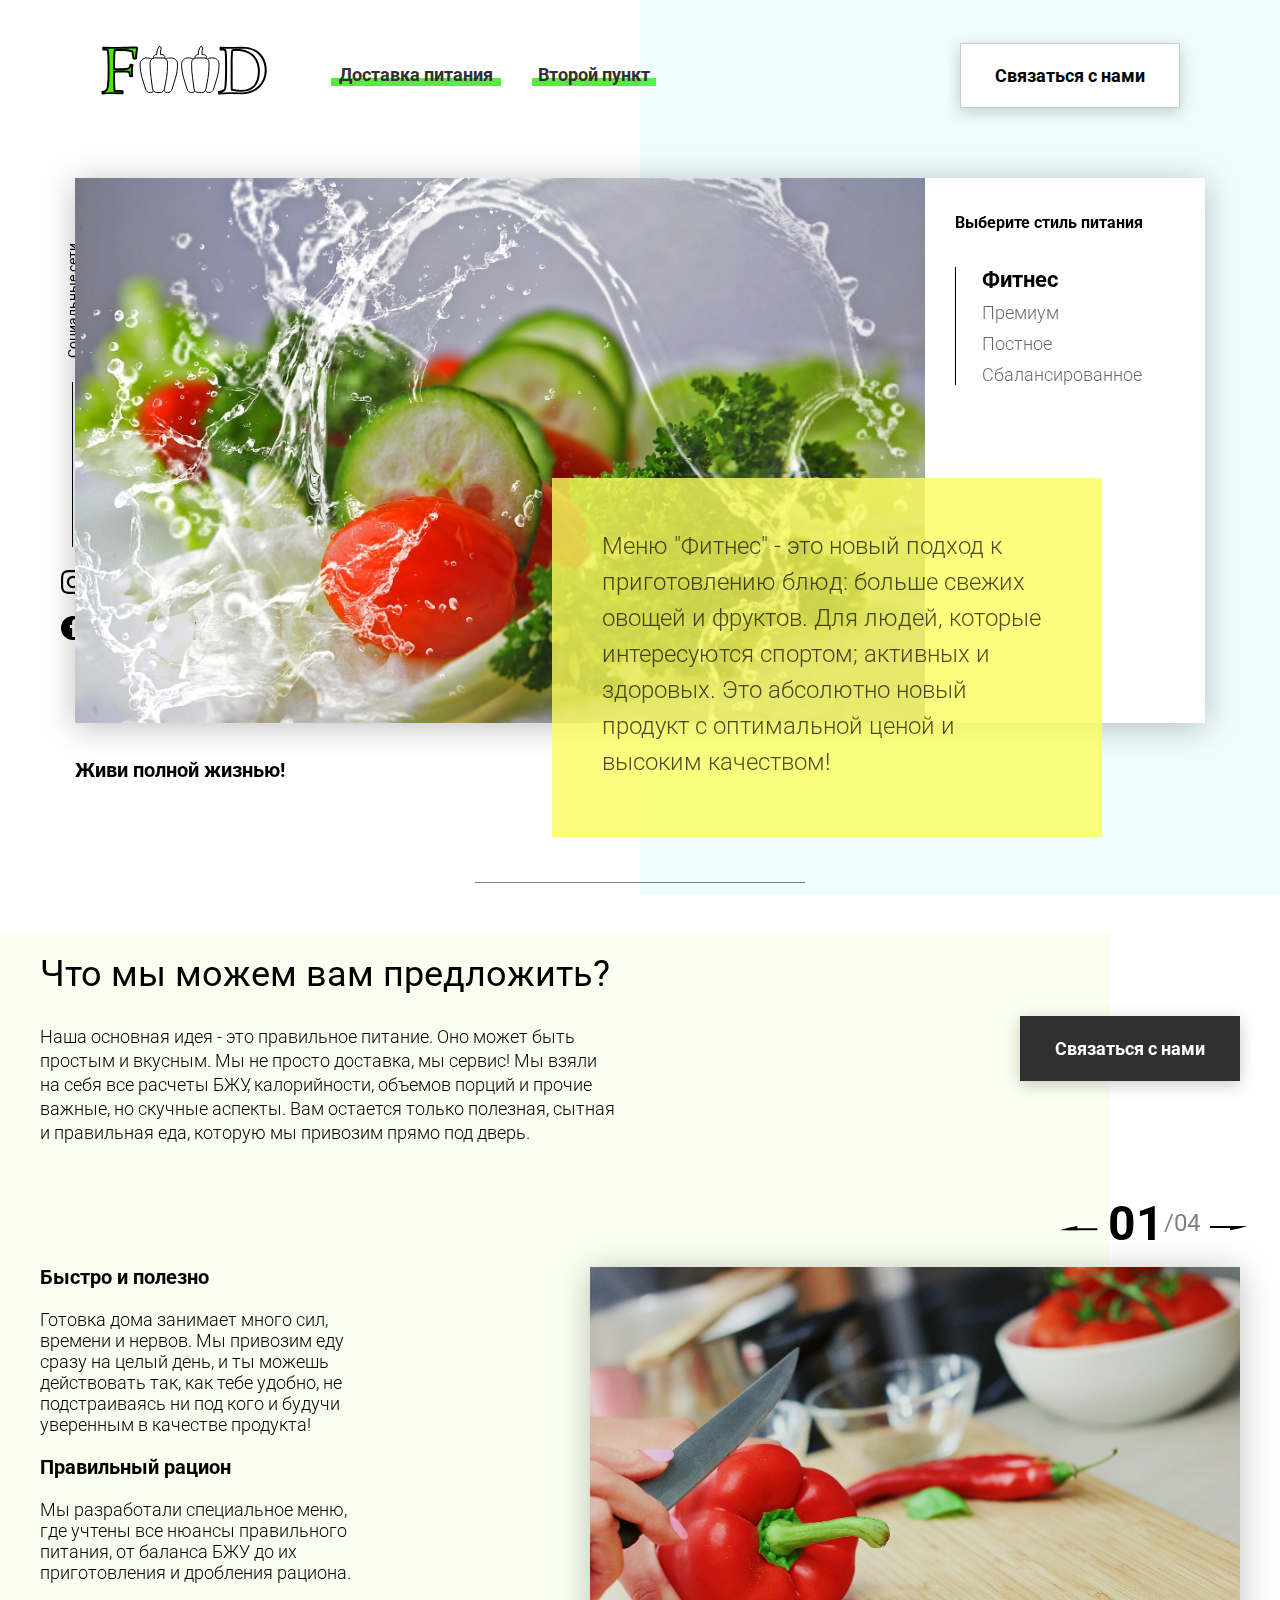
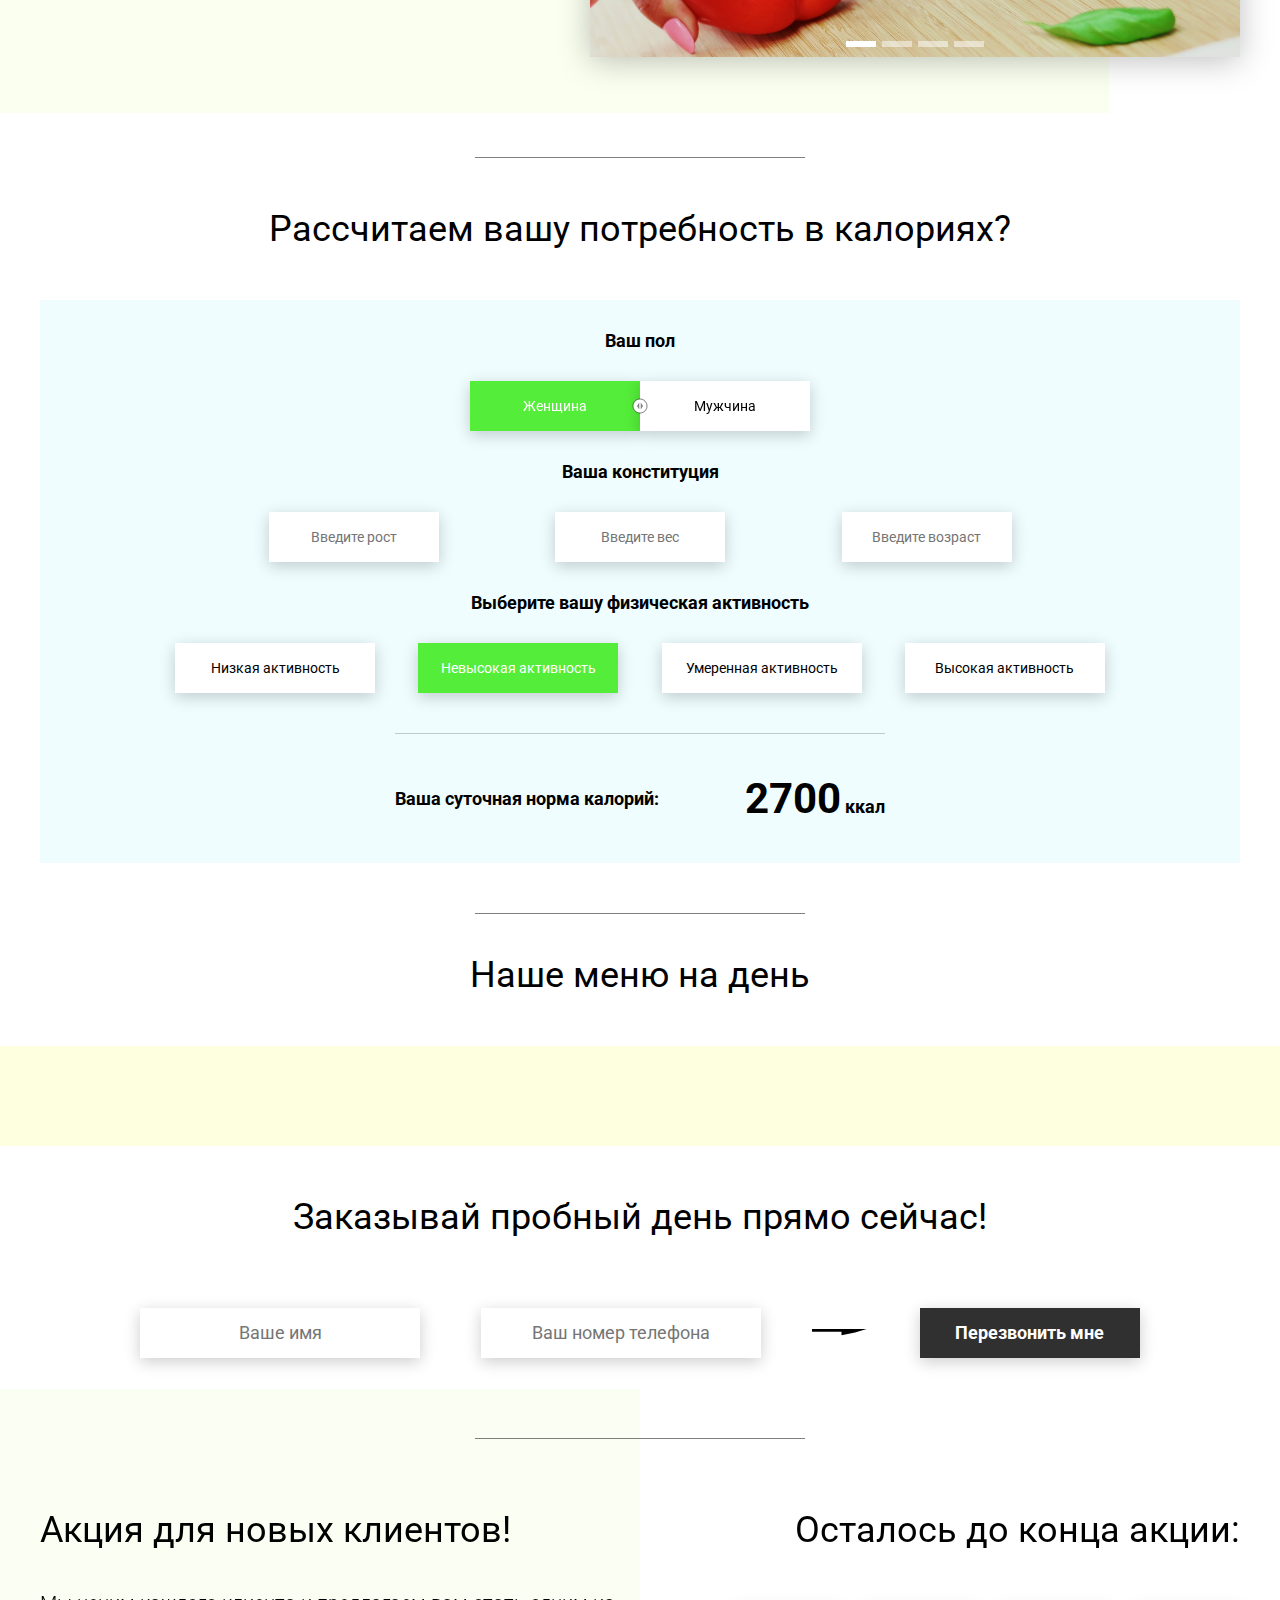
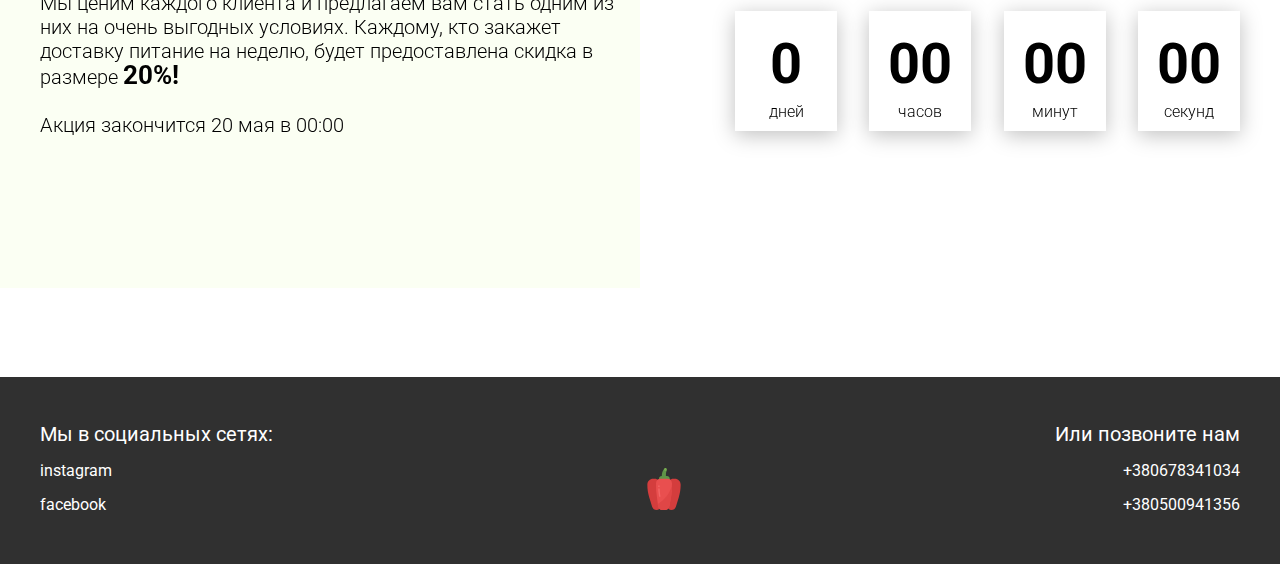
<file: foodSite/index.html>
<!DOCTYPE html>
<html lang="en">

<head>
    <meta charset="UTF-8">
    <meta name="viewport" content="width=device-width, initial-scale=1.0">
    <title>Food</title>
    <link rel="stylesheet" href="cssLiveServer/style.min.css">
</head>

<body>
    <header class="header">
        <div class="header__left-block">
            <div class="header__logo">
                <img src="icons/logo.svg" alt="Логотип">
            </div>
            <nav class="header__links">
                <a href="#" class="header__link">Доставка питания</a>
                <a href="#" class="header__link">Второй пункт</a>
            </nav>
        </div>
        <div class="header__right-block">
            <button data-modal="open" class="btn btn_white">Связаться с нами</button>
        </div>
    </header>
    <div class="sidepanel">
        <div class="sidepanel__text"><span>Социальные сети</span></div>
        <div class="sidepanel__divider"></div>
        <a href="#" class="sidepanel__icon">
            <img src="icons/instagram.svg" alt="instagram">
        </a>
        <a href="#" class="sidepanel__icon">
            <img src="icons/facebook.svg" alt="facebook">
        </a>
    </div>

    <div class="preview">
        <div class="bgc_blue"></div>
        <div class="container">
            <div class="tabcontainer">
                <div class="tabcontent">
                    <img src="img/tabs/vegy.jpg" alt="vegy">
                    <div class="tabcontent__descr">
                        Меню "Фитнес" - это новый подход к приготовлению блюд: больше свежих овощей и фруктов. Для людей, которые интересуются спортом; активных и здоровых. Это абсолютно новый продукт с оптимальной ценой и высоким качеством!
                    </div>
                </div>
                <div class="tabcontent ">
                    <img src="img/tabs/elite.jpg" alt="elite">
                    <div class="tabcontent__descr">
                        Меню “Премиум” - мы используем не только красивый дизайн упаковки, но и качественное исполнение блюд. Красная рыба, морепродукты, фрукты - ресторанное меню без похода в ресторан!
                    </div>
                </div>
                <div class="tabcontent">
                    <img src="img/tabs/post.jpg" alt="post">
                    <div class="tabcontent__descr">
                        Наше специальное “Постное меню” - это тщательный подбор ингредиентов: полное отсутствие продуктов животного происхождения. Полная гармония с собой и природой в каждом элементе! Все будет Ом!
                    </div>
                </div>
                <div class="tabcontent ">
                    <img src="img/tabs/vegy.jpg" alt="vegy">
                    <div class="tabcontent__descr">
                        Меню "Сбалансированное" - это соответствие вашего рациона всем научным рекомендациям. Мы тщательно просчитываем вашу потребность в к/б/ж/у и создаем лучшие блюда для вас.
                    </div>
                </div>
                <div class="tabheader">
                    <h3>Выберите стиль питания</h3>
                    <div class="tabheader__items">
                        <div class="tabheader__item tabheader__item_active">Фитнес</div>
                        <div class="tabheader__item">Премиум</div>
                        <div class="tabheader__item">Постное</div>
                        <div class="tabheader__item">Сбалансированное</div>
                    </div>
                </div>
            </div>
            <div class="preview__life">Живи полной жизнью!</div>
        </div>
    </div>

    <div class="divider"></div>

    <div class="offer">
        <div class="bgc_y"></div>
        <div class="container">
            <div class="offer__text">
                <h2 class="title">Что мы можем вам предложить?</h2>
                <div class="offer__descr">
                    Наша основная идея - это правильное питание. Оно может быть простым и вкусным. Мы не просто доставка, мы сервис! Мы взяли на себя все расчеты БЖУ, калорийности, объемов порций и прочие важные, но скучные аспекты. Вам остается только полезная, сытная и
                    правильная еда, которую мы привозим прямо под дверь.
                </div>
            </div>
            <div class="offer__action">
                <button data-modal="open" class="btn btn_dark">Связаться с нами</button>
            </div>
        </div>
        <div class="container">
            <div class="offer__advantages">
                <h2>Быстро и полезно</h2>
                <div class="offer__advantages-text">
                    Готовка дома занимает много сил, времени и нервов. Мы привозим еду сразу на целый день, и ты можешь действовать так, как тебе удобно, не подстраиваясь ни под кого и будучи уверенным в качестве продукта!
                </div>
                <h2>Правильный рацион</h2>
                <div class="offer__advantages-text">
                    Мы разработали специальное меню, где учтены все нюансы правильного питания, от баланса БЖУ до их приготовления и дробления рациона.
                </div>
            </div>
            <div class="offer__slider">
                <div class="offer__slider-counter">
                    <div class="offer__slider-prev">
                        <img src="icons/left.svg" alt="prev">
                    </div>
                    <span id="current">03</span> /
                    <span id="total">04</span>
                    <div class="offer__slider-next">
                        <img src="icons/right.svg" alt="next">
                    </div>
                </div>
                <div class="offer__slider-wrapper">

                    <div class="offer__slider-inner">
                        <div class="offer__slide">
                            <img src="img/slider/pepper.jpg" alt="pepper">
                        </div>
                        <div class="offer__slide">

                            <img src="img/slider/food-12.jpg" alt="food">
                        </div>
                        <div class="offer__slide">
                            <img src="img/slider/olive-oil.jpg" alt="oil">
                        </div>
                        <div class="offer__slide">
                            <img src="img/slider/paprika.jpg" alt="paprika">

                        </div>



                    </div>


                </div>
            </div>
        </div>
    </div>

    <div class="divider"></div>

    <div class="calculating">
        <div class="container">
            <h2 class="title">Рассчитаем вашу потребность в калориях?
            </h2>
            <div class="calculating__field">
                <div class="calculating__subtitle">
                    Ваш пол
                </div>
                <div class="calculating__choose" id="gender">
                    <div class="calculating__choose-item calculating__choose-item_active">Женщина</div>
                    <div class="calculating__choose-item">Мужчина</div>
                </div>

                <div class="calculating__subtitle">
                    Ваша конституция
                </div>
                <div class="calculating__choose calculating__choose_medium">
                    <input type="text" id="height" placeholder="Введите рост" class="calculating__choose-item">
                    <input type="text" id="weight" placeholder="Введите вес" class="calculating__choose-item">
                    <input type="text" id="age" placeholder="Введите возраст" class="calculating__choose-item">
                </div>

                <div class="calculating__subtitle">
                    Выберите вашу физическая активность
                </div>
                <div class="calculating__choose calculating__choose_big">
                    <div id="low" class="calculating__choose-item">Низкая активность </div>
                    <div id="small" class="calculating__choose-item calculating__choose-item_active">Невысокая активность</div>
                    <div id="medium" class="calculating__choose-item">Умеренная активность</div>
                    <div id="high" class="calculating__choose-item">Высокая активность</div>
                </div>

                <div class="calculating__divider"></div>

                <div class="calculating__total">
                    <div class="calculating__subtitle">
                        Ваша суточная норма калорий:
                    </div>
                    <div class="calculating__result">
                        <span>2700</span> ккал
                    </div>
                </div>
            </div>
        </div>
    </div>

    <div class="divider"></div>

    <div class="menu">
        <h2 class="title">Наше меню на день</h2>

        <div class="menu__field">
            <div class="container">
                <!-- <div class="menu__item">
                    <img src="img/tabs/vegy.jpg" alt="vegy">
                    <h3 class="menu__item-subtitle">Меню "Фитнес"</h3>
                    <div class="menu__item-descr">Меню "Фитнес" - это новый подход к приготовлению блюд: больше свежих овощей и фруктов. Продукт активных и здоровых людей. Это абсолютно новый продукт с оптимальной ценой и высоким качеством!</div>
                    <div class="menu__item-divider"></div>
                    <div class="menu__item-price">
                        <div class="menu__item-cost">Цена:</div>
                        <div class="menu__item-total"><span>229</span> грн/день</div>
                    </div>
                </div> -->
                <!-- <div class="menu__item">
                    <img src="img/tabs/elite.jpg" alt="elite">
                    <h3 class="menu__item-subtitle">Меню “Премиум”</h3>
                    <div class="menu__item-descr">В меню “Премиум” мы используем не только красивый дизайн упаковки, но и качественное исполнение блюд. Красная рыба, морепродукты, фрукты - ресторанное меню без похода в ресторан!</div>
                    <div class="menu__item-divider"></div>
                    <div class="menu__item-price">
                        <div class="menu__item-cost">Цена:</div>
                        <div class="menu__item-total"><span>550</span> грн/день</div>
                    </div>
                </div> -->
                <!-- <div class="menu__item">
                    <img src="img/tabs/post.jpg" alt="post">
                    <h3 class="menu__item-subtitle">Меню "Постное"</h3>
                    <div class="menu__item-descr">Меню “Постное” - это тщательный подбор ингредиентов: полное отсутствие продуктов животного происхождения, молоко из миндаля, овса, кокоса или гречки, правильное количество белков за счет тофу и импортных вегетарианских стейков. </div>
                    <div class="menu__item-divider"></div>
                    <div class="menu__item-price">
                        <div class="menu__item-cost">Цена:</div>
                        <div class="menu__item-total"><span>430</span> грн/день</div>
                    </div> -->
            </div>
        </div>
    </div>
    </div>

    <div class="order">
        <div class="container">
            <div class="title">Заказывай пробный день прямо сейчас!</div>
            <form action="#" class="order__form">
                <input required placeholder="Ваше имя" name="name" type="text" class="order__input">
                <input required placeholder="Ваш номер телефона" name="phone" type="phone" class="order__input">
                <img src="icons/right.svg" alt="right">
                <button class="btn btn_dark btn_min">Перезвонить мне</button>
            </form>
        </div>
    </div>

    <div class="divider"></div>

    <div class="promotion">
        <div class="bgc_y"></div>
        <div class="container">
            <div class="promotion__text">
                <div class="title">Акция для новых клиентов!</div>
                <div class="promotion__descr">
                    Мы ценим каждого клиента и предлагаем вам стать одним из них на очень выгодных условиях. Каждому, кто закажет доставку питание на неделю, будет предоставлена скидка в размере <span>20%!</span>
                    <br><br> Акция закончится 20 мая в 00:00
                </div>
            </div>
            <div class="promotion__timer">
                <div class="title">Осталось до конца акции:</div>
                <div class="timer">
                    <div class="timer__block">
                        <span id="days">12</span> дней
                    </div>
                    <div class="timer__block">
                        <span id="hours">20</span> часов
                    </div>
                    <div class="timer__block">
                        <span id="minutes">56</span> минут
                    </div>
                    <div class="timer__block">
                        <span id="seconds">20</span> секунд
                    </div>
                </div>
            </div>
        </div>
    </div>

    <footer class="footer">
        <div class="container">
            <div class="social">
                <div class="subtitle">Мы в социальных сетях:</div>
                <a href="#" class="link">instagram</a>
                <a href="#" class="link">facebook</a>
            </div>
            <div class="pepper">
                <img src="icons/veg.svg" alt="pepper">
            </div>
            <div class="call">
                <div class="subtitle">Или позвоните нам</div>
                <a href="#" class="link">+380678341034</a>
                <a href="#" class="link">+380500941356</a>
            </div>
        </div>
    </footer>

    <div data-modal="bg" class="modal">
        <div class="modal__dialog">
            <div class="modal__content">
                <form action="#">
                    <div class="modal__close">&times;</div>
                    <div class="modal__title">Мы свяжемся с вами как можно быстрее!</div>
                    <input required placeholder="Ваше имя" name="name" type="text" class="modal__input">
                    <input required placeholder="Ваш номер телефона" name="phone" type="phone" class="modal__input">
                    <button class="btn btn_dark btn_min">Перезвонить мне</button>
                </form>
            </div>
        </div>
    </div>
    <script src="js/main.js"></script>
</body>

</html>
</file>
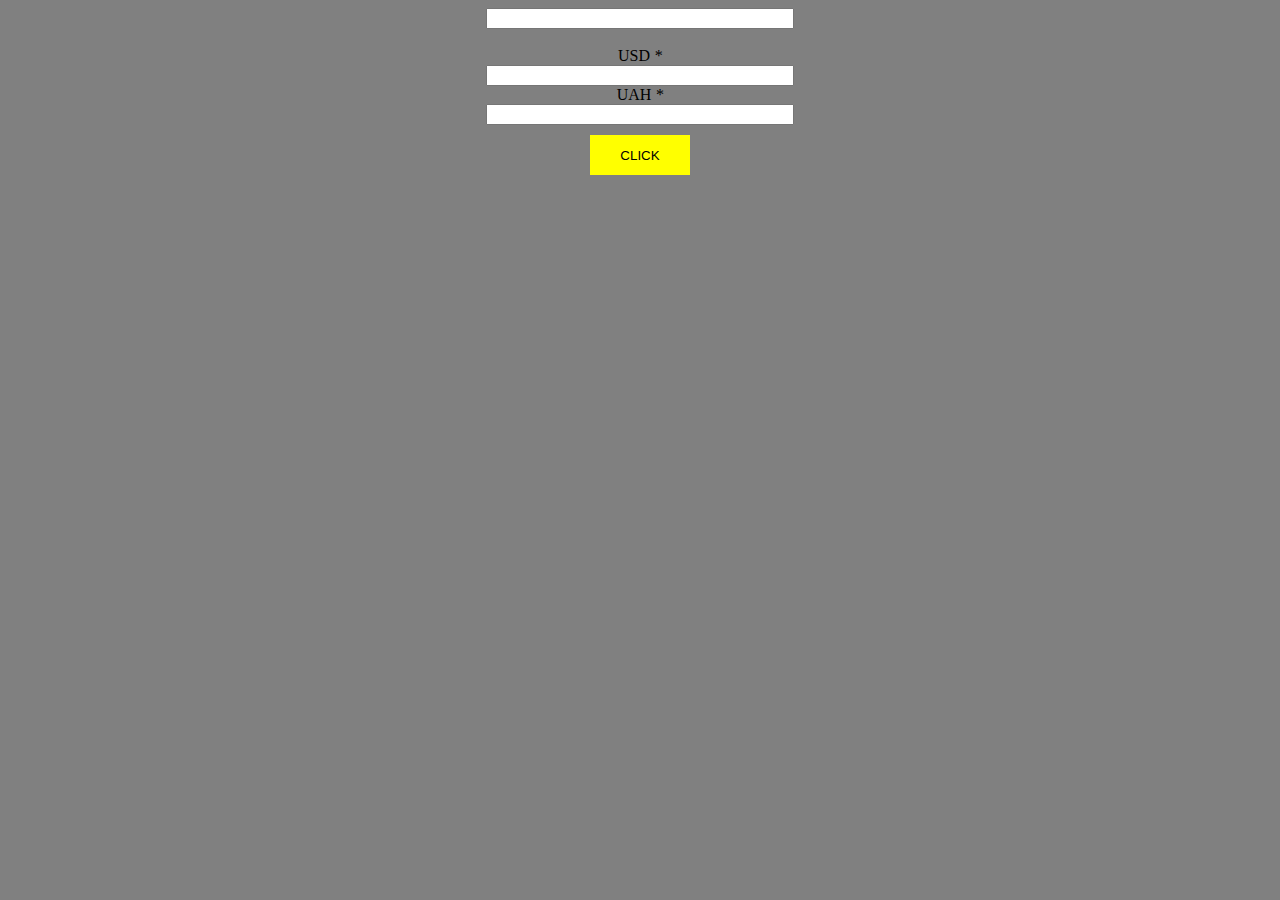
<file: testZone/index.html>
<!DOCTYPE html>
<html lang="ru">

<head>
    <meta charset="utf-8">
    <meta http-equiv="X-UA-Compatible" content="IE=edge">
    <title>Java Script</title>
    <link rel="stylesheet" href="style.css">
</head>

<body>
    <div class="container">

        <form action="">
            <input class="in" type="text"> <br>

            <label for="usd">USD <em>*</em></label>
            <input id="usd" class="out-usd" type="text">

            <label for="uah">UAH <em>*</em></label>
            <input id="uah" type="text">

            <button class="btn">CLICK</button>
        </form>



    </div>

    <script src="js/script.js"></script>
    <!-- <script src="js/Task.js"></script> -->
</body>

</html>
</file>
<file: testZone/style.css>
body {
    background-color: gray;
}

.container {
    width: 1140px;
    margin: 0 auto;
    display: flex;
    flex-direction: column;
}

input {
    width: 300px;
}

form {
    margin: 0 auto;
    display: flex;
    flex-direction: column;
    align-items: center;
    /* justify-content: center; */
}

.box {
    position: absolute;
    width: 100px;
    height: 100px;
    background-color: blue;
}

.wrapper {
    position: relative;
    width: 400px;
    height: 400px;
    border: 3px solid red;
}

button {
    margin-bottom: 10px;
    margin-top: 10px;
    width: 100px;
    height: 40px;
    background-color: yellow;
    border: none;
}
</file>
<file: foodSite/cssLiveServer/style.min.css>
@import"https://fonts.googleapis.com/css?family=Roboto:300,400,700&display=swap&subset=cyrillic-ext";*{-webkit-box-sizing:border-box;box-sizing:border-box;margin:0;padding:0;font-family:"Roboto",sans-serif}a{text-decoration:none}.btn{width:220px;height:65px;display:-webkit-box;display:-ms-flexbox;display:flex;-webkit-box-pack:center;-ms-flex-pack:center;justify-content:center;-webkit-box-align:center;-ms-flex-align:center;align-items:center;background-color:#fff;font-size:18px;font-weight:bold;border:1px solid rgba(0,0,0,.2);-webkit-box-shadow:0px 4px 15px rgba(0,0,0,.2);box-shadow:0px 4px 15px rgba(0,0,0,.2);cursor:pointer;-webkit-transition:.3s all;transition:.3s all;outline:none}.btn_white{background-color:#fff}.btn_dark{background-color:#303030;color:#fff;border:none}.btn_min{height:50px}.btn:hover{-webkit-box-shadow:0px 4px 30px rgba(0,0,0,.3);box-shadow:0px 4px 30px rgba(0,0,0,.3)}.container{max-width:1200px;margin:0 auto}.divider{width:330px;height:1px;margin:0 auto;background-color:rgba(0,0,0,.5)}.title{font-size:36px;font-weight:400}.hide{display:none}.show{display:block}.showTab{-webkit-animation-name:opacity;animation-name:opacity;-webkit-animation-duration:2s;animation-duration:2s}@-webkit-keyframes opacity{from{opacity:0}to{opacity:1}}@keyframes opacity{from{opacity:0}to{opacity:1}}.header{display:-webkit-box;display:-ms-flexbox;display:flex;-webkit-box-pack:justify;-ms-flex-pack:justify;justify-content:space-between;-webkit-box-align:center;-ms-flex-align:center;align-items:center;height:150px;padding:0 100px}.header__left-block{display:-webkit-box;display:-ms-flexbox;display:flex;-webkit-box-pack:justify;-ms-flex-pack:justify;justify-content:space-between;min-width:550px}.header__logo{max-width:170px}.header__logo img{width:100%}.header__links{display:-webkit-box;display:-ms-flexbox;display:flex;-webkit-box-align:center;-ms-flex-align:center;align-items:center}.header__link{position:relative;margin-right:45px;font-weight:bold;font-size:18px;color:#303030}.header__link:after{content:"";position:absolute;display:block;width:110%;left:-5%;bottom:-1px;z-index:-1;height:8px;background:#54ed39}.header__link:last-child{margin-right:0}.sidepanel{position:fixed;left:60px;top:240px;height:400px;width:25px;display:-webkit-box;display:-ms-flexbox;display:flex;-webkit-box-orient:vertical;-webkit-box-direction:normal;-ms-flex-direction:column;flex-direction:column;-webkit-box-pack:justify;-ms-flex-pack:justify;justify-content:space-between;-webkit-box-align:center;-ms-flex-align:center;align-items:center}.sidepanel__text{width:120px;height:120px;font-size:14px}.sidepanel__text span{display:-webkit-box;display:-ms-flexbox;display:flex;-webkit-transform:rotate(-90deg) translateX(-50px);transform:rotate(-90deg) translateX(-50px)}.sidepanel__divider{width:1px;height:165px;background-color:#000}.sidepanel__icon{width:24px;height:24px}.sidepanel__icon img{width:100%}.preview{padding:28px 0 100px 0;position:relative}.preview__life{font-weight:bold;font-size:20px;margin-left:35px;margin-top:35px}.bgc_blue{position:absolute;right:0;top:-155px;width:50vw;height:900px;background:rgba(146,242,255,.15);z-index:-1}.tabcontainer{display:-webkit-box;display:-ms-flexbox;display:flex;width:1130px;margin:0 auto;-webkit-box-shadow:0px 4px 30px rgba(0,0,0,.25);box-shadow:0px 4px 30px rgba(0,0,0,.25)}.tabcontent{width:850px;position:relative}.tabcontent img{width:100%;height:100%;-o-object-fit:cover;object-fit:cover}.tabcontent__descr{position:absolute;top:300px;right:-177px;width:550px;height:359px;background:rgba(251,254,93,.8);padding:50px;font-size:24px;font-weight:300;line-height:36px;color:rgba(0,0,0,.7)}.tabheader{width:280px;padding:35px 30px;background-color:#fff}.tabheader h3{font-weight:bold;font-size:16px}.tabheader__items{margin-top:35px;padding-left:26px;border-left:1px solid #000}.tabheader__item{font-weight:bold;font-size:18px;font-weight:300;margin-top:10px;color:rgba(0,0,0,.6);cursor:pointer;-webkit-transition:.3s all;transition:.3s all}.tabheader__item_active{color:#000;font-size:22px;font-weight:700}.offer{padding:70px 0 100px 0;position:relative}.offer .container{display:-webkit-box;display:-ms-flexbox;display:flex;-webkit-box-pack:justify;-ms-flex-pack:justify;justify-content:space-between}.offer .bgc_y{position:absolute;width:1109px;height:780px;background:rgba(243,255,222,.45);z-index:-1;top:50px}.offer__text{width:580px}.offer__descr{font-size:18px;margin-top:30px;font-weight:300;line-height:24px}.offer__action{display:-webkit-box;display:-ms-flexbox;display:flex;-webkit-box-align:center;-ms-flex-align:center;align-items:center;-webkit-box-pack:end;-ms-flex-pack:end;justify-content:flex-end}.offer__advantages{width:330px;margin-top:50px}.offer__advantages h2{font-weight:bold;font-size:20px;margin-top:20px}.offer__advantages h2:first-child{margin-top:70px}.offer__advantages-text{margin-top:20px;font-size:18px;font-weight:300;line-height:21px}.offer__slider{width:650px;margin-top:50px;display:-webkit-box;display:-ms-flexbox;display:flex;-webkit-box-orient:vertical;-webkit-box-direction:normal;-ms-flex-direction:column;flex-direction:column;-webkit-box-align:end;-ms-flex-align:end;align-items:flex-end}.offer__slider-counter{display:-webkit-box;display:-ms-flexbox;display:flex;width:180px;-webkit-box-align:center;-ms-flex-align:center;align-items:center;font-size:24px;color:rgba(0,0,0,.5)}.offer__slider-wrapper{width:100%;margin-top:15px;-webkit-box-shadow:0px 4px 30px rgba(0,0,0,.25);box-shadow:0px 4px 30px rgba(0,0,0,.25)}.offer__slider-prev{margin-right:10px;cursor:pointer}.offer__slider-next{margin-left:10px;cursor:pointer}.offer__slider #current{font-size:48px;font-weight:bold;color:#000}.offer__slide{width:100%;height:390px}.offer__slide img{width:100%;height:100%;-o-object-fit:cover;object-fit:cover}.carousel-indicators{position:absolute;right:0;bottom:0;left:0;z-index:15;display:-webkit-box;display:-ms-flexbox;display:flex;-webkit-box-pack:center;-ms-flex-pack:center;justify-content:center;margin-right:15%;margin-left:15%;list-style:none}.dot{-webkit-box-sizing:content-box;box-sizing:content-box;-webkit-box-flex:0;-ms-flex:0 1 auto;flex:0 1 auto;width:30px;height:6px;margin-right:3px;margin-left:3px;cursor:pointer;background-color:#fff;background-clip:padding-box;border-top:10px solid rgba(0,0,0,0);border-bottom:10px solid rgba(0,0,0,0);opacity:.5;-webkit-transition:opacity .6s ease;transition:opacity .6s ease}.calculating{padding:50px 0}.calculating .title{text-align:center}.calculating__field{width:100%;margin-top:50px;background:rgba(146,242,255,.15);padding:30px 0 40px 0}.calculating__subtitle{text-align:center;font-size:18px;font-weight:bold;margin-top:30px}.calculating__subtitle:first-child{margin-top:0}.calculating #gender:after{content:"";position:absolute;top:50%;-webkit-transform:translateY(-50%);transform:translateY(-50%);display:block;width:16px;height:16px;background:url("../icons/switch.svg") center center/cover no-repeat}.calculating__choose{position:relative;display:-webkit-box;display:-ms-flexbox;display:flex;margin-top:30px;-webkit-box-pack:center;-ms-flex-pack:center;justify-content:center}.calculating__choose-item{display:-webkit-box;display:-ms-flexbox;display:flex;-webkit-box-align:center;-ms-flex-align:center;align-items:center;-webkit-box-pack:center;-ms-flex-pack:center;justify-content:center;width:170px;height:50px;padding:0 10px;background:#fff;-webkit-box-shadow:0px 4px 15px rgba(0,0,0,.2);box-shadow:0px 4px 15px rgba(0,0,0,.2);border:none;text-align:center;font-size:14px;cursor:pointer;outline:none;-webkit-transition:.3s all;transition:.3s all}.calculating__choose-item_active{color:#fff;background-color:#54ed39}.calculating__choose_medium{width:743px;-webkit-box-pack:justify;-ms-flex-pack:justify;justify-content:space-between;margin:30px auto 0 auto}.calculating__choose_big{width:930px;-webkit-box-pack:justify;-ms-flex-pack:justify;justify-content:space-between;margin:30px auto 0 auto}.calculating__choose_big .calculating__choose-item{width:200px}.calculating__divider{width:490px;height:1px;margin:40px auto;background-color:rgba(0,0,0,.2)}.calculating__total{width:490px;margin:0 auto;display:-webkit-box;display:-ms-flexbox;display:flex;-webkit-box-pack:justify;-ms-flex-pack:justify;justify-content:space-between;-webkit-box-align:center;-ms-flex-align:center;align-items:center}.calculating__result{font-size:18px;font-weight:bold}.calculating__result span{font-size:42px}.menu{padding:40px 0 50px 0}.menu .container{display:-webkit-box;display:-ms-flexbox;display:flex;-webkit-box-pack:justify;-ms-flex-pack:justify;justify-content:space-between;-webkit-box-align:start;-ms-flex-align:start;align-items:flex-start}.menu .title{text-align:center}.menu__field{margin-top:50px;padding:50px 0;width:100%;background:rgba(249,254,126,.25)}.menu__item{width:320px;min-height:450px;background:#fff;-webkit-box-shadow:0px 4px 25px rgba(0,0,0,.25);box-shadow:0px 4px 25px rgba(0,0,0,.25);font-size:16px;font-weight:300}.menu__item img{width:100%;height:200px;-o-object-fit:cover;object-fit:cover}.menu__item-subtitle{font-weight:bold;font-size:18px;padding:0 20px;margin-top:20px}.menu__item-descr{margin-top:20px;padding:0 20px}.menu__item-divider{width:100%;height:1px;background-color:rgba(0,0,0,.25);margin-top:40px}.menu__item-price{display:-webkit-box;display:-ms-flexbox;display:flex;-webkit-box-pack:justify;-ms-flex-pack:justify;justify-content:space-between;-webkit-box-align:center;-ms-flex-align:center;align-items:center;padding:10px 20px}.menu__item-price span{font-size:24px;font-weight:bold}.order{padding-bottom:80px}.order .title{text-align:center}.order__form{margin-top:70px;padding:0 100px;display:-webkit-box;display:-ms-flexbox;display:flex;-webkit-box-pack:justify;-ms-flex-pack:justify;justify-content:space-between;-webkit-box-align:center;-ms-flex-align:center;align-items:center}.order__form img{-webkit-transform:scale(1.5);transform:scale(1.5)}.order__input{width:280px;height:50px;background:#fff;-webkit-box-shadow:0px 4px 15px rgba(0,0,0,.2);box-shadow:0px 4px 15px rgba(0,0,0,.2);border:none;font-size:18px;text-align:center;padding:0 20px;outline:none}.promotion{padding:70px 0 240px 0;position:relative}.promotion .container{display:-webkit-box;display:-ms-flexbox;display:flex}.promotion .bgc_y{position:absolute;width:50%;height:499px;background:rgba(243,255,222,.35);z-index:-1;top:-50px;left:0}.promotion__text{width:50%}.promotion__descr{margin-top:40px;font-size:20px;line-height:24px;font-weight:300}.promotion__descr span{font-weight:bold;font-size:26px}.promotion__timer{width:50%}.promotion__timer .title{text-align:right}.promotion__timer .timer{margin-top:60px;padding-left:95px;display:-webkit-box;display:-ms-flexbox;display:flex;-webkit-box-pack:justify;-ms-flex-pack:justify;justify-content:space-between;-webkit-box-align:center;-ms-flex-align:center;align-items:center}.promotion__timer .timer__block{width:102px;height:120px;background:#fff;-webkit-box-shadow:0px 4px 20px rgba(0,0,0,.25);box-shadow:0px 4px 20px rgba(0,0,0,.25);font-size:16px;font-weight:300;text-align:center}.promotion__timer .timer__block span{display:block;margin-top:20px;margin-bottom:5px;font-size:56px;font-weight:bold}.footer{min-height:180px;background-color:#303030;padding:45px 0 50px 0;color:#fff}.footer .container{height:100%;display:-webkit-box;display:-ms-flexbox;display:flex;-webkit-box-pack:justify;-ms-flex-pack:justify;justify-content:space-between;-webkit-box-align:end;-ms-flex-align:end;align-items:flex-end}.footer .subtitle{font-size:20px}.footer .link{display:block;margin-top:15px;font-size:16px;color:#fff}.footer .call{text-align:right}.modal{position:fixed;top:0;left:0;z-index:1050;display:none;width:100%;height:100%;overflow:hidden;background-color:rgba(0,0,0,.5);-webkit-transition:1.4s all;transition:1.4s all}.modal__dialog{max-width:500px;margin:40px auto}.modal__content{position:relative;width:100%;padding:40px;background-color:#fff;border:1px solid rgba(0,0,0,.2);border-radius:4px;max-height:80vh;overflow-y:auto}.modal__close{position:absolute;top:8px;right:14px;font-size:30px;color:#000;opacity:.5;font-weight:700;border:none;background-color:rgba(0,0,0,0);cursor:pointer}.modal__title{text-align:center;font-size:22px;text-transform:uppercase}.modal__input{display:block;margin:20px auto 20px auto;width:280px;height:50px;background:#fff;-webkit-box-shadow:0px 4px 15px rgba(0,0,0,.2);box-shadow:0px 4px 15px rgba(0,0,0,.2);border:none;font-size:18px;text-align:center;padding:0 20px;outline:none}.modal .btn{display:block;width:280px;margin:0 auto}
</file>
